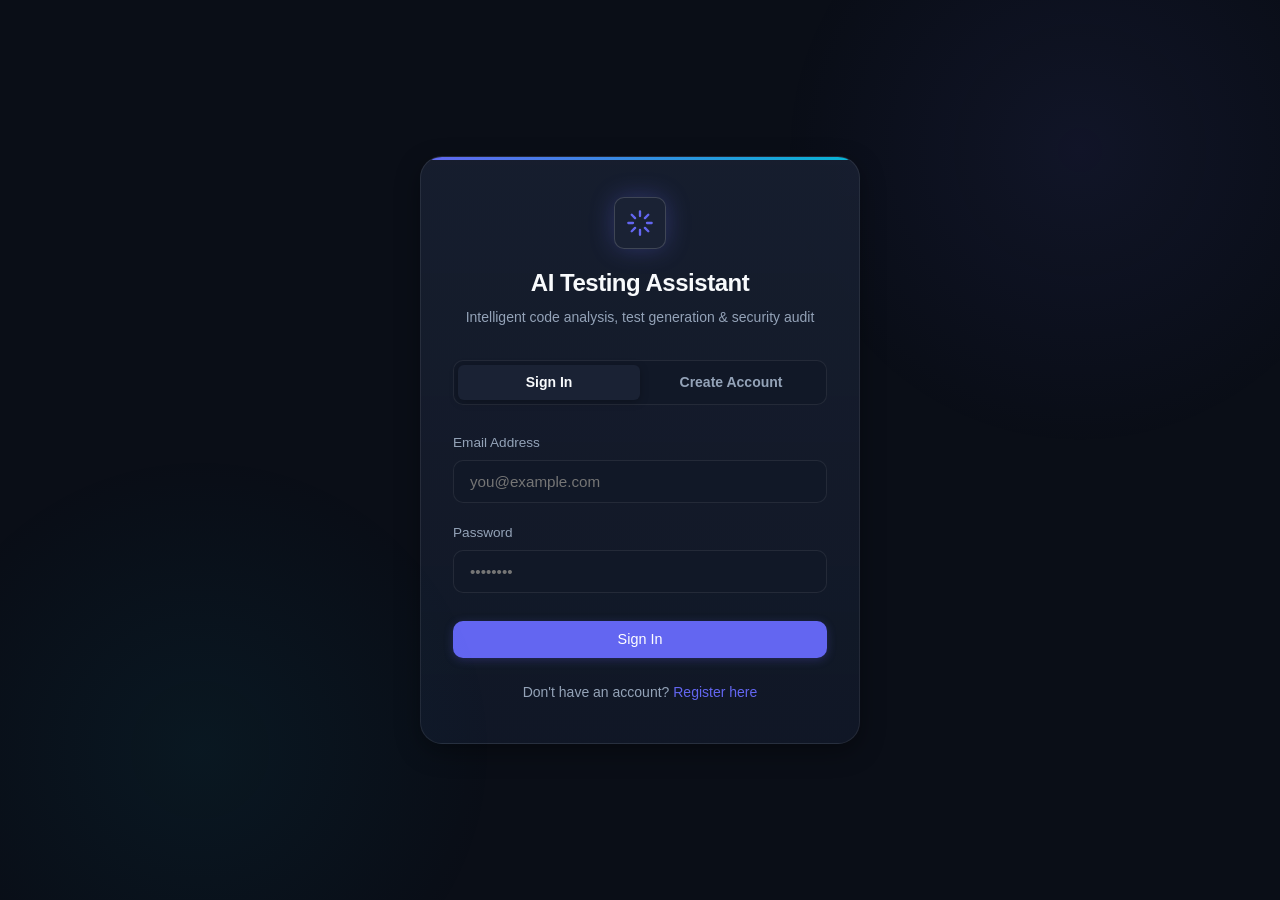
<file: index.html>
<!DOCTYPE html>
<html lang="en">
<head>
  <meta charset="UTF-8">
  <meta name="viewport" content="width=device-width, initial-scale=1.0">
  <title>AI Software Testing Assistant</title>
  <link rel="stylesheet" href="css/common.css">
</head>
<body style="display: flex; align-items: center; justify-content: center; height: 100vh;">
  <div style="text-align: center;">
    <div class="spinner" style="width: 2.5rem; height: 2.5rem; margin-bottom: 1rem; color: var(--primary);"></div>
    <p style="color: var(--text-secondary);">Initializing AI Testing Assistant...</p>
  </div>

  <script src="js/config.js"></script>
  <script src="js/api.js"></script>
  <script src="js/auth.js"></script>
  <script>
    if (Auth.isAuthenticated()) {
      window.location.replace('dashboard.html');
    } else {
      window.location.replace('login.html');
    }
  </script>
</body>
</html>
</file>
<file: css/common.css>
/* ==========================================================================
   AI Testing Assistant - Common Dark Theme Stylesheet
   ========================================================================== */

:root {
  /* Color Palette */
  --bg-base: #0a0e17;
  --bg-surface: #111827;
  --bg-surface-elevated: #1a2234;
  --bg-surface-hover: #222d42;
  --border-subtle: rgba(255, 255, 255, 0.08);
  --border-focus: #6366f1;
  --border-strong: rgba(255, 255, 255, 0.16);

  /* Brand / Accents */
  --primary: #6366f1;
  --primary-hover: #4f46e5;
  --primary-glow: rgba(99, 102, 241, 0.25);
  --accent-cyan: #06b6d4;
  --accent-purple: #a855f7;
  --gradient-primary: linear-gradient(135deg, #6366f1 0%, #06b6d4 100%);
  --gradient-card: linear-gradient(180deg, rgba(26, 34, 52, 0.8) 0%, rgba(17, 24, 39, 0.95) 100%);

  /* Text Colors */
  --text-primary: #f8fafc;
  --text-secondary: #94a3b8;
  --text-muted: #64748b;
  --text-inverse: #090d16;

  /* Status Colors */
  --status-success: #10b981;
  --status-success-bg: rgba(16, 185, 129, 0.12);
  --status-warning: #f59e0b;
  --status-warning-bg: rgba(245, 158, 11, 0.12);
  --status-danger: #ef4444;
  --status-danger-bg: rgba(239, 68, 68, 0.12);
  --status-info: #3b82f6;
  --status-info-bg: rgba(59, 130, 246, 0.12);

  /* Typography & Layout */
  --font-sans: -apple-system, BlinkMacSystemFont, "Segoe UI", Roboto, "Helvetica Neue", Arial, sans-serif;
  --font-mono: ui-monospace, SFMono-Regular, Menlo, Monaco, Consolas, "Liberation Mono", monospace;
  --radius-sm: 6px;
  --radius-md: 10px;
  --radius-lg: 16px;
  --radius-xl: 22px;
  --shadow-sm: 0 2px 8px rgba(0, 0, 0, 0.25);
  --shadow-md: 0 8px 24px rgba(0, 0, 0, 0.35);
  --shadow-glow: 0 0 24px rgba(99, 102, 241, 0.3);
  --transition-fast: 0.15s ease;
  --transition-normal: 0.25s ease;
}

*, *::before, *::after {
  box-sizing: border-box;
  margin: 0;
  padding: 0;
}

body {
  background-color: var(--bg-base);
  color: var(--text-primary);
  font-family: var(--font-sans);
  line-height: 1.5;
  min-height: 100vh;
  display: flex;
  flex-direction: column;
  -webkit-font-smoothing: antialiased;
  -moz-osx-font-smoothing: grayscale;
}

/* Background gradient ambient glow */
body::before {
  content: "";
  position: fixed;
  top: -150px;
  right: -100px;
  width: 600px;
  height: 600px;
  background: radial-gradient(circle, rgba(99, 102, 241, 0.08) 0%, transparent 70%);
  pointer-events: none;
  z-index: 0;
}

body::after {
  content: "";
  position: fixed;
  bottom: -150px;
  left: -100px;
  width: 600px;
  height: 600px;
  background: radial-gradient(circle, rgba(6, 182, 212, 0.06) 0%, transparent 70%);
  pointer-events: none;
  z-index: 0;
}

/* Top Navigation Bar */
.navbar {
  position: sticky;
  top: 0;
  z-index: 50;
  background: rgba(17, 24, 39, 0.85);
  backdrop-filter: blur(12px);
  -webkit-backdrop-filter: blur(12px);
  border-bottom: 1px solid var(--border-subtle);
  padding: 0.85rem 1.75rem;
  display: flex;
  align-items: center;
  justify-content: space-between;
}

.nav-brand {
  display: flex;
  align-items: center;
  gap: 0.75rem;
  font-size: 1.15rem;
  font-weight: 700;
  color: var(--text-primary);
  text-decoration: none;
  letter-spacing: -0.02em;
}

.nav-brand .brand-badge {
  background: var(--gradient-primary);
  -webkit-background-clip: text;
  background-clip: text;
  color: transparent;
  font-weight: 800;
}

.nav-brand svg {
  color: var(--primary);
}

.nav-actions {
  display: flex;
  align-items: center;
  gap: 1rem;
}

.user-badge {
  display: flex;
  align-items: center;
  gap: 0.6rem;
  padding: 0.4rem 0.85rem;
  background: var(--bg-surface-elevated);
  border: 1px solid var(--border-subtle);
  border-radius: var(--radius-xl);
  font-size: 0.875rem;
  color: var(--text-secondary);
}

.user-avatar {
  width: 26px;
  height: 26px;
  border-radius: 50%;
  background: var(--gradient-primary);
  display: flex;
  align-items: center;
  justify-content: center;
  color: #fff;
  font-weight: 600;
  font-size: 0.75rem;
}

/* Main Container */
.container {
  width: 100%;
  max-width: 1200px;
  margin: 0 auto;
  padding: 2rem 1.5rem;
  position: relative;
  z-index: 1;
  flex: 1;
}

/* Cards & Surfaces */
.card {
  background: var(--gradient-card);
  border: 1px solid var(--border-subtle);
  border-radius: var(--radius-lg);
  padding: 1.5rem;
  box-shadow: var(--shadow-sm);
  transition: border-color var(--transition-fast), transform var(--transition-fast);
}

.card:hover {
  border-color: var(--border-strong);
}

.card-title {
  font-size: 1.25rem;
  font-weight: 600;
  color: var(--text-primary);
  margin-bottom: 0.5rem;
}

.card-description {
  font-size: 0.9rem;
  color: var(--text-secondary);
}

/* Buttons */
.btn {
  display: inline-flex;
  align-items: center;
  justify-content: center;
  gap: 0.5rem;
  font-size: 0.9rem;
  font-weight: 500;
  font-family: inherit;
  padding: 0.6rem 1.15rem;
  border-radius: var(--radius-md);
  border: 1px solid transparent;
  cursor: pointer;
  text-decoration: none;
  transition: all var(--transition-fast);
  outline: none;
}

.btn-primary {
  background: var(--primary);
  color: #fff;
  box-shadow: 0 2px 10px var(--primary-glow);
}

.btn-primary:hover {
  background: var(--primary-hover);
  box-shadow: var(--shadow-glow);
  transform: translateY(-1px);
}

.btn-secondary {
  background: var(--bg-surface-elevated);
  border-color: var(--border-subtle);
  color: var(--text-primary);
}

.btn-secondary:hover {
  background: var(--bg-surface-hover);
  border-color: var(--border-strong);
}

.btn-outline {
  background: transparent;
  border-color: var(--border-strong);
  color: var(--text-primary);
}

.btn-outline:hover {
  background: var(--bg-surface-hover);
  border-color: var(--primary);
}

.btn-danger {
  background: var(--status-danger-bg);
  border-color: rgba(239, 68, 68, 0.3);
  color: #fca5a5;
}

.btn-danger:hover {
  background: #dc2626;
  color: #fff;
  border-color: #dc2626;
}

.btn-icon {
  padding: 0.5rem;
  border-radius: var(--radius-sm);
  background: var(--bg-surface-elevated);
  border: 1px solid var(--border-subtle);
  color: var(--text-secondary);
  cursor: pointer;
}

.btn-icon:hover {
  color: var(--text-primary);
  border-color: var(--border-strong);
}

.btn:disabled {
  opacity: 0.5;
  cursor: not-allowed;
  pointer-events: none;
}

/* Badges */
.badge {
  display: inline-flex;
  align-items: center;
  gap: 0.35rem;
  padding: 0.25rem 0.65rem;
  border-radius: var(--radius-xl);
  font-size: 0.75rem;
  font-weight: 600;
  text-transform: uppercase;
  letter-spacing: 0.04em;
}

.badge-success {
  background: var(--status-success-bg);
  color: var(--status-success);
  border: 1px solid rgba(16, 185, 129, 0.3);
}

.badge-warning {
  background: var(--status-warning-bg);
  color: var(--status-warning);
  border: 1px solid rgba(245, 158, 11, 0.3);
}

.badge-danger {
  background: var(--status-danger-bg);
  color: var(--status-danger);
  border: 1px solid rgba(239, 68, 68, 0.3);
}

.badge-info {
  background: var(--status-info-bg);
  color: var(--accent-cyan);
  border: 1px solid rgba(6, 182, 212, 0.3);
}

.badge-neutral {
  background: var(--bg-surface-elevated);
  color: var(--text-secondary);
  border: 1px solid var(--border-subtle);
}

/* Form Controls */
.form-group {
  margin-bottom: 1.25rem;
}

.form-label {
  display: block;
  font-size: 0.85rem;
  font-weight: 500;
  color: var(--text-secondary);
  margin-bottom: 0.4rem;
}

.form-input, .form-select, .form-textarea {
  width: 100%;
  padding: 0.75rem 1rem;
  background: var(--bg-surface);
  border: 1px solid var(--border-subtle);
  border-radius: var(--radius-md);
  color: var(--text-primary);
  font-family: inherit;
  font-size: 0.95rem;
  transition: border-color var(--transition-fast), box-shadow var(--transition-fast);
  outline: none;
}

.form-input:focus, .form-select:focus, .form-textarea:focus {
  border-color: var(--border-focus);
  box-shadow: 0 0 0 3px var(--primary-glow);
}

.form-textarea {
  resize: vertical;
  min-height: 120px;
}

.form-textarea.code-font {
  font-family: var(--font-mono);
  font-size: 0.85rem;
  line-height: 1.5;
  tab-size: 4;
}

/* Tabs */
.tabs-nav {
  display: flex;
  gap: 0.5rem;
  border-bottom: 1px solid var(--border-subtle);
  margin-bottom: 1.5rem;
}

.tab-btn {
  padding: 0.75rem 1.25rem;
  background: transparent;
  border: none;
  border-bottom: 2px solid transparent;
  color: var(--text-secondary);
  font-weight: 500;
  font-size: 0.95rem;
  cursor: pointer;
  display: inline-flex;
  align-items: center;
  gap: 0.5rem;
  transition: all var(--transition-fast);
}

.tab-btn:hover {
  color: var(--text-primary);
}

.tab-btn.active {
  color: var(--primary);
  border-bottom-color: var(--primary);
}

.tab-content {
  display: none;
}

.tab-content.active {
  display: block;
  animation: fadeIn 0.25s ease;
}

@keyframes fadeIn {
  from { opacity: 0; transform: translateY(4px); }
  to { opacity: 1; transform: translateY(0); }
}

/* Modal */
.modal-backdrop {
  position: fixed;
  inset: 0;
  background: rgba(0, 0, 0, 0.75);
  backdrop-filter: blur(4px);
  display: flex;
  align-items: center;
  justify-content: center;
  z-index: 100;
  opacity: 0;
  visibility: hidden;
  transition: all var(--transition-fast);
}

.modal-backdrop.active {
  opacity: 1;
  visibility: visible;
}

.modal-content {
  background: var(--bg-surface);
  border: 1px solid var(--border-strong);
  border-radius: var(--radius-lg);
  width: 100%;
  max-width: 520px;
  padding: 1.75rem;
  box-shadow: var(--shadow-md);
  transform: scale(0.95);
  transition: transform var(--transition-fast);
}

.modal-backdrop.active .modal-content {
  transform: scale(1);
}

.modal-header {
  display: flex;
  align-items: center;
  justify-content: space-between;
  margin-bottom: 1.25rem;
}

.modal-close {
  background: transparent;
  border: none;
  color: var(--text-muted);
  cursor: pointer;
  padding: 0.25rem;
  display: flex;
  align-items: center;
}

.modal-close:hover {
  color: var(--text-primary);
}

/* Toast Notifications */
.toast-container {
  position: fixed;
  bottom: 24px;
  right: 24px;
  z-index: 9999;
  display: flex;
  flex-direction: column;
  gap: 0.75rem;
  pointer-events: none;
}

.toast {
  pointer-events: auto;
  min-width: 280px;
  max-width: 400px;
  padding: 0.9rem 1.15rem;
  border-radius: var(--radius-md);
  background: var(--bg-surface-elevated);
  border: 1px solid var(--border-strong);
  color: var(--text-primary);
  font-size: 0.9rem;
  box-shadow: var(--shadow-md);
  display: flex;
  align-items: center;
  gap: 0.75rem;
  animation: slideUp 0.25s ease;
  transition: opacity 0.2s ease, transform 0.2s ease;
}

.toast.toast-success {
  border-left: 4px solid var(--status-success);
}

.toast.toast-error {
  border-left: 4px solid var(--status-danger);
}

.toast.toast-info {
  border-left: 4px solid var(--status-info);
}

@keyframes slideUp {
  from { opacity: 0; transform: translateY(16px); }
  to { opacity: 1; transform: translateY(0); }
}

/* Spinner Loader */
.spinner {
  width: 1.1rem;
  height: 1.1rem;
  border: 2px solid rgba(255, 255, 255, 0.25);
  border-top-color: currentColor;
  border-radius: 50%;
  animation: spin 0.7s linear infinite;
  display: inline-block;
}

@keyframes spin {
  to { transform: rotate(360deg); }
}

/* Empty State */
.empty-state {
  text-align: center;
  padding: 3rem 1.5rem;
  color: var(--text-muted);
}

.empty-state svg {
  margin-bottom: 1rem;
  opacity: 0.4;
}

.empty-state h3 {
  font-size: 1.1rem;
  color: var(--text-secondary);
  margin-bottom: 0.5rem;
}

/* ==========================================================================
   Markdown Elements Styling (Tables, Lists, Quotes, Formatting)
   ========================================================================== */

/* Bold and Italics */
strong {
  font-weight: 700;
  color: var(--text-primary);
}

em {
  font-style: italic;
  color: #e2e8f0;
}

/* Headings in Markdown */
.doc-preview h1, .doc-preview h2, .doc-preview h3,
.msg-bubble h1, .msg-bubble h2, .msg-bubble h3 {
  color: var(--text-primary);
  margin-top: 1.25rem;
  margin-bottom: 0.5rem;
  font-weight: 700;
}

/* Lists */
.md-list {
  padding-left: 1.5rem;
  margin: 0.75rem 0;
  color: var(--text-secondary);
}

.md-list li {
  margin-bottom: 0.35rem;
  line-height: 1.6;
}

/* Blockquotes */
blockquote {
  border-left: 3px solid var(--primary);
  padding: 0.5rem 1rem;
  margin: 0.75rem 0;
  background: var(--bg-surface-elevated);
  border-radius: 0 var(--radius-sm) var(--radius-sm) 0;
  color: var(--text-secondary);
  font-style: italic;
}

/* Inline Code */
code.inline-code {
  font-family: var(--font-mono);
  font-size: 0.85em;
  background: rgba(99, 102, 241, 0.15);
  color: var(--accent-cyan);
  padding: 0.15rem 0.4rem;
  border-radius: var(--radius-sm);
  border: 1px solid rgba(99, 102, 241, 0.2);
}

/* Code Blocks */
pre code.code-block {
  display: block;
  font-family: var(--font-mono);
  font-size: 0.85rem;
  line-height: 1.6;
  background: var(--bg-base);
  border: 1px solid var(--border-subtle);
  border-radius: var(--radius-md);
  padding: 1rem;
  overflow-x: auto;
  margin: 0.85rem 0;
}

/* Markdown Tables */
.table-responsive {
  width: 100%;
  overflow-x: auto;
  margin: 1rem 0;
}

.md-table {
  width: 100%;
  border-collapse: collapse;
  text-align: left;
  border: 1px solid var(--border-subtle);
  border-radius: var(--radius-md);
  overflow: hidden;
}

.md-table th {
  background: var(--bg-surface-elevated);
  color: var(--text-primary);
  padding: 0.75rem 1rem;
  font-size: 0.85rem;
  font-weight: 600;
  text-transform: uppercase;
  letter-spacing: 0.04em;
  border-bottom: 2px solid var(--border-strong);
}

.md-table td {
  padding: 0.75rem 1rem;
  font-size: 0.9rem;
  color: var(--text-secondary);
  border-bottom: 1px solid var(--border-subtle);
  vertical-align: top;
}

.md-table tr:hover td {
  background: rgba(255, 255, 255, 0.02);
}
</file>
<file: css/chat.css>
/* ==========================================================================
   AI Testing Assistant - Chat with AI Styles
   ========================================================================== */

.chat-layout {
  display: flex;
  flex-direction: column;
  height: calc(100vh - 120px);
  min-height: 540px;
  background: var(--gradient-card);
  border: 1px solid var(--border-subtle);
  border-radius: var(--radius-xl);
  overflow: hidden;
  box-shadow: var(--shadow-md);
}

.chat-header {
  padding: 1.15rem 1.5rem;
  background: var(--bg-surface);
  border-bottom: 1px solid var(--border-subtle);
  display: flex;
  align-items: center;
  justify-content: space-between;
}

.chat-title-group {
  display: flex;
  align-items: center;
  gap: 0.75rem;
}

.chat-bot-avatar {
  width: 38px;
  height: 38px;
  border-radius: 50%;
  background: var(--gradient-primary);
  display: flex;
  align-items: center;
  justify-content: center;
  color: #fff;
}

.chat-body {
  flex: 1;
  overflow-y: auto;
  padding: 1.5rem;
  display: flex;
  flex-direction: column;
  gap: 1.25rem;
  scroll-behavior: smooth;
}

/* Message Bubbles */
.message-row {
  display: flex;
  gap: 0.85rem;
  max-width: 82%;
}

.message-row.user-message {
  align-self: flex-end;
  flex-direction: row-reverse;
}

.message-row.assistant-message {
  align-self: flex-start;
}

.msg-avatar {
  width: 32px;
  height: 32px;
  border-radius: 50%;
  flex-shrink: 0;
  display: flex;
  align-items: center;
  justify-content: center;
  font-size: 0.75rem;
  font-weight: 700;
}

.user-message .msg-avatar {
  background: var(--bg-surface-elevated);
  border: 1px solid var(--border-subtle);
  color: var(--text-primary);
}

.assistant-message .msg-avatar {
  background: var(--gradient-primary);
  color: #fff;
}

.msg-bubble {
  padding: 0.9rem 1.2rem;
  border-radius: var(--radius-lg);
  font-size: 0.92rem;
  line-height: 1.6;
}

.user-message .msg-bubble {
  background: var(--primary);
  color: #fff;
  border-bottom-right-radius: 4px;
}

.assistant-message .msg-bubble {
  background: var(--bg-surface-elevated);
  border: 1px solid var(--border-subtle);
  color: var(--text-primary);
  border-bottom-left-radius: 4px;
}

.msg-time {
  font-size: 0.7rem;
  color: var(--text-muted);
  margin-top: 0.35rem;
}

.user-message .msg-time {
  text-align: right;
  color: rgba(255, 255, 255, 0.7);
}

/* Chat Input Bar */
.chat-footer {
  padding: 1rem 1.5rem;
  background: var(--bg-surface);
  border-top: 1px solid var(--border-subtle);
}

.chat-input-form {
  display: flex;
  align-items: center;
  gap: 0.75rem;
}

.chat-input-field {
  flex: 1;
  padding: 0.8rem 1.15rem;
  background: var(--bg-base);
  border: 1px solid var(--border-strong);
  border-radius: var(--radius-xl);
  color: var(--text-primary);
  font-family: inherit;
  font-size: 0.92rem;
  outline: none;
  transition: border-color var(--transition-fast);
}

.chat-input-field:focus {
  border-color: var(--primary);
  box-shadow: 0 0 0 3px var(--primary-glow);
}

.chat-send-btn {
  width: 44px;
  height: 44px;
  border-radius: 50%;
  padding: 0;
  display: flex;
  align-items: center;
  justify-content: center;
  flex-shrink: 0;
}

/* Typing Indicator */
.typing-bubble {
  display: flex;
  align-items: center;
  gap: 5px;
  padding: 0.75rem 1rem;
}

.typing-dot {
  width: 7px;
  height: 7px;
  background: var(--text-muted);
  border-radius: 50%;
  animation: pulseDot 1.2s infinite ease-in-out;
}

.typing-dot:nth-child(2) { animation-delay: 0.2s; }
.typing-dot:nth-child(3) { animation-delay: 0.4s; }

@keyframes pulseDot {
  0%, 100% { opacity: 0.3; transform: scale(0.8); }
  50% { opacity: 1; transform: scale(1.1); }
}
</file>
<file: css/dashboard.css>
/* ==========================================================================
   AI Testing Assistant - Dashboard Styles
   ========================================================================== */

.dashboard-header {
  display: flex;
  align-items: center;
  justify-content: space-between;
  margin-bottom: 2rem;
  flex-wrap: wrap;
  gap: 1rem;
}

.dashboard-title-area h1 {
  font-size: 1.75rem;
  font-weight: 700;
  letter-spacing: -0.02em;
  color: var(--text-primary);
}

.dashboard-title-area p {
  color: var(--text-secondary);
  font-size: 0.95rem;
  margin-top: 0.2rem;
}

/* Stats Row */
.stats-grid {
  display: grid;
  grid-template-columns: repeat(auto-fit, minmax(220px, 1fr));
  gap: 1.25rem;
  margin-bottom: 2.5rem;
}

.stat-card {
  background: var(--bg-surface);
  border: 1px solid var(--border-subtle);
  border-radius: var(--radius-lg);
  padding: 1.25rem 1.5rem;
  display: flex;
  align-items: center;
  gap: 1.25rem;
}

.stat-icon {
  width: 46px;
  height: 46px;
  border-radius: var(--radius-md);
  display: flex;
  align-items: center;
  justify-content: center;
  background: var(--bg-surface-elevated);
  color: var(--primary);
}

.stat-info .stat-value {
  font-size: 1.5rem;
  font-weight: 700;
  color: var(--text-primary);
  line-height: 1.2;
}

.stat-info .stat-label {
  font-size: 0.8rem;
  color: var(--text-secondary);
  text-transform: uppercase;
  letter-spacing: 0.05em;
}

/* Projects Section Header */
.projects-header {
  display: flex;
  align-items: center;
  justify-content: space-between;
  margin-bottom: 1.5rem;
  flex-wrap: wrap;
  gap: 1rem;
}

.projects-header h2 {
  font-size: 1.3rem;
  font-weight: 600;
}

.search-bar {
  display: flex;
  align-items: center;
  background: var(--bg-surface);
  border: 1px solid var(--border-subtle);
  border-radius: var(--radius-md);
  padding: 0.4rem 0.85rem;
  gap: 0.5rem;
  width: 260px;
}

.search-bar input {
  background: transparent;
  border: none;
  color: var(--text-primary);
  font-family: inherit;
  font-size: 0.875rem;
  outline: none;
  width: 100%;
}

/* Projects Grid */
.projects-grid {
  display: grid;
  grid-template-columns: repeat(auto-fill, minmax(340px, 1fr));
  gap: 1.5rem;
}

.project-card {
  background: var(--gradient-card);
  border: 1px solid var(--border-subtle);
  border-radius: var(--radius-lg);
  padding: 1.5rem;
  display: flex;
  flex-direction: column;
  justify-content: space-between;
  transition: all var(--transition-normal);
  position: relative;
}

.project-card:hover {
  border-color: var(--border-strong);
  transform: translateY(-2px);
  box-shadow: var(--shadow-md);
}

.project-card-header {
  display: flex;
  align-items: flex-start;
  justify-content: space-between;
  margin-bottom: 0.85rem;
}

.project-name {
  font-size: 1.15rem;
  font-weight: 600;
  color: var(--text-primary);
  display: flex;
  align-items: center;
  gap: 0.5rem;
}

.project-desc {
  font-size: 0.875rem;
  color: var(--text-secondary);
  margin-bottom: 1.25rem;
  line-height: 1.4;
  flex: 1;
  display: -webkit-box;
  -webkit-line-clamp: 2;
  -webkit-box-orient: vertical;
  overflow: hidden;
}

.project-meta {
  display: flex;
  align-items: center;
  justify-content: space-between;
  padding-top: 1rem;
  border-top: 1px solid var(--border-subtle);
  margin-bottom: 1.25rem;
  font-size: 0.8rem;
  color: var(--text-muted);
}

.project-actions {
  display: flex;
  align-items: center;
  gap: 0.75rem;
}

.project-actions .btn-main {
  flex: 1;
}

.project-menu-btn {
  padding: 0.5rem;
  background: transparent;
  border: none;
  color: var(--text-muted);
  cursor: pointer;
  border-radius: var(--radius-sm);
}

.project-menu-btn:hover {
  color: var(--text-primary);
  background: var(--bg-surface-elevated);
}
</file>
<file: css/files.css>
/* ==========================================================================
   AI Testing Assistant - Files to Analyze Page Styles
   ========================================================================== */

.files-header {
  display: flex;
  align-items: center;
  justify-content: space-between;
  margin-bottom: 2rem;
  flex-wrap: wrap;
  gap: 1rem;
}

.files-title-group h1 {
  font-size: 1.75rem;
  font-weight: 700;
  color: var(--text-primary);
}

.files-title-group p {
  color: var(--text-secondary);
  font-size: 0.95rem;
  margin-top: 0.2rem;
}

.files-actions-group {
  display: flex;
  align-items: center;
  gap: 0.75rem;
  flex-wrap: wrap;
}

/* Project Analysis Banner */
.project-analysis-banner {
  background: linear-gradient(135deg, rgba(99, 102, 241, 0.15) 0%, rgba(6, 182, 212, 0.15) 100%);
  border: 1px solid rgba(99, 102, 241, 0.3);
  border-radius: var(--radius-lg);
  padding: 1.25rem 1.5rem;
  margin-bottom: 2rem;
  display: flex;
  align-items: center;
  justify-content: space-between;
  flex-wrap: wrap;
  gap: 1rem;
}

.banner-content {
  display: flex;
  align-items: center;
  gap: 1rem;
}

.banner-icon {
  width: 44px;
  height: 44px;
  border-radius: var(--radius-md);
  background: var(--gradient-primary);
  display: flex;
  align-items: center;
  justify-content: center;
  color: #fff;
  flex-shrink: 0;
}

.banner-text h3 {
  font-size: 1.05rem;
  font-weight: 600;
  color: var(--text-primary);
}

.banner-text p {
  font-size: 0.85rem;
  color: var(--text-secondary);
}

/* Files Table Container */
.files-card {
  background: var(--gradient-card);
  border: 1px solid var(--border-subtle);
  border-radius: var(--radius-xl);
  overflow: hidden;
  box-shadow: var(--shadow-sm);
}

.files-toolbar {
  display: flex;
  align-items: center;
  justify-content: space-between;
  padding: 1.25rem 1.5rem;
  border-bottom: 1px solid var(--border-subtle);
  background: var(--bg-surface);
  flex-wrap: wrap;
  gap: 1rem;
}

.files-count-badge {
  font-size: 0.9rem;
  font-weight: 600;
  color: var(--text-secondary);
}

.table-responsive {
  width: 100%;
  overflow-x: auto;
}

.files-table {
  width: 100%;
  border-collapse: collapse;
  text-align: left;
}

.files-table th {
  padding: 0.9rem 1.25rem;
  font-size: 0.8rem;
  font-weight: 600;
  color: var(--text-muted);
  text-transform: uppercase;
  letter-spacing: 0.05em;
  background: var(--bg-surface);
  border-bottom: 1px solid var(--border-subtle);
}

.files-table td {
  padding: 1rem 1.25rem;
  font-size: 0.9rem;
  color: var(--text-secondary);
  border-bottom: 1px solid var(--border-subtle);
  vertical-align: middle;
}

.files-table tr:hover td {
  background: rgba(255, 255, 255, 0.02);
}

.file-name-cell {
  display: flex;
  align-items: center;
  gap: 0.75rem;
  color: var(--text-primary);
  font-family: var(--font-mono);
  font-size: 0.875rem;
  font-weight: 500;
}

.file-name-cell svg {
  color: var(--primary);
  flex-shrink: 0;
}
/* 1. Style the wrapper div to hold the icon and input together */
.search-bar {
  display: flex;
  align-items: center;
  background: var(--bg-surface);
  border: 1px solid var(--border-subtle);
  border-radius: var(--radius-md);
  padding: 0.4rem 0.85rem;
  gap: 0.5rem;
  width: 260px;
}

/* 2. Style the actual input inside it to blend seamlessly */
.search-bar input {
  border: none;
  background: transparent;
  outline: none;
  width: 100%;
  color: var(--text-primary);
  font-size: 0.9rem;
}
</file>
<file: css/login.css>
/* ==========================================================================
   AI Testing Assistant - Login & Register Styles
   ========================================================================== */

.auth-wrapper {
  min-height: 100vh;
  display: flex;
  align-items: center;
  justify-content: center;
  padding: 2rem 1rem;
}

.auth-card {
  width: 100%;
  max-width: 440px;
  background: var(--gradient-card);
  border: 1px solid var(--border-subtle);
  border-radius: var(--radius-xl);
  padding: 2.5rem 2rem;
  box-shadow: var(--shadow-md);
  position: relative;
  overflow: hidden;
}

.auth-card::before {
  content: "";
  position: absolute;
  top: 0;
  left: 0;
  right: 0;
  height: 3px;
  background: var(--gradient-primary);
}

.auth-brand {
  text-align: center;
  margin-bottom: 2rem;
}

.auth-logo-icon {
  width: 52px;
  height: 52px;
  margin: 0 auto 1rem;
  background: var(--bg-surface-elevated);
  border: 1px solid var(--border-strong);
  border-radius: var(--radius-md);
  display: flex;
  align-items: center;
  justify-content: center;
  color: var(--primary);
  box-shadow: var(--shadow-glow);
}

.auth-title {
  font-size: 1.5rem;
  font-weight: 700;
  color: var(--text-primary);
  margin-bottom: 0.35rem;
  letter-spacing: -0.02em;
}

.auth-subtitle {
  font-size: 0.875rem;
  color: var(--text-secondary);
}

/* Auth Switcher Tabs */
.auth-tabs {
  display: flex;
  background: var(--bg-surface);
  border: 1px solid var(--border-subtle);
  border-radius: var(--radius-md);
  padding: 4px;
  margin-bottom: 1.75rem;
}

.auth-tab-btn {
  flex: 1;
  padding: 0.6rem 0;
  font-size: 0.875rem;
  font-weight: 600;
  color: var(--text-secondary);
  background: transparent;
  border: none;
  border-radius: var(--radius-sm);
  cursor: pointer;
  transition: all var(--transition-fast);
}

.auth-tab-btn.active {
  background: var(--bg-surface-elevated);
  color: var(--text-primary);
  box-shadow: var(--shadow-sm);
}

.auth-form {
  display: none;
}

.auth-form.active {
  display: block;
  animation: fadeIn 0.25s ease;
}

.auth-footer {
  text-align: center;
  margin-top: 1.5rem;
  font-size: 0.875rem;
  color: var(--text-secondary);
}

.auth-footer a {
  color: var(--primary);
  text-decoration: none;
  font-weight: 500;
  cursor: pointer;
}

.auth-footer a:hover {
  text-decoration: underline;
}
</file>
<file: css/report.css>
/* ==========================================================================
   AI Testing Assistant - Report Page Styles
   ========================================================================== */

.report-header {
  display: flex;
  align-items: flex-start;
  justify-content: space-between;
  margin-bottom: 2rem;
  flex-wrap: wrap;
  gap: 1.25rem;
}

.report-title-area h1 {
  font-size: 1.75rem;
  font-weight: 700;
  letter-spacing: -0.02em;
  color: var(--text-primary);
  display: flex;
  align-items: center;
  gap: 0.75rem;
}

.report-title-area p {
  color: var(--text-secondary);
  font-size: 0.95rem;
  margin-top: 0.25rem;
}

.report-actions {
  display: flex;
  align-items: center;
  gap: 0.75rem;
  flex-wrap: wrap;
}

/* Download Dropdown */
.dropdown {
  position: relative;
  display: inline-block;
}

.dropdown-menu {
  position: absolute;
  top: 100%;
  right: 0;
  margin-top: 0.5rem;
  background: var(--bg-surface-elevated);
  border: 1px solid var(--border-strong);
  border-radius: var(--radius-md);
  min-width: 180px;
  box-shadow: var(--shadow-md);
  z-index: 60;
  display: none;
  overflow: hidden;
}

.dropdown-menu.show {
  display: block;
  animation: fadeIn 0.15s ease;
}

.dropdown-item {
  display: flex;
  align-items: center;
  gap: 0.6rem;
  width: 100%;
  padding: 0.65rem 1rem;
  background: transparent;
  border: none;
  color: var(--text-primary);
  font-size: 0.85rem;
  font-family: inherit;
  text-align: left;
  cursor: pointer;
  transition: background var(--transition-fast);
}

.dropdown-item:hover {
  background: var(--bg-surface-hover);
  color: var(--primary);
}

/* KPI Score Grid */
.kpi-grid {
  display: grid;
  grid-template-columns: repeat(auto-fit, minmax(220px, 1fr));
  gap: 1.25rem;
  margin-bottom: 2rem;
}

.kpi-card {
  background: var(--gradient-card);
  border: 1px solid var(--border-subtle);
  border-radius: var(--radius-lg);
  padding: 1.25rem 1.5rem;
  display: flex;
  align-items: center;
  gap: 1rem;
}

.kpi-score-badge {
  font-size: 1.75rem;
  font-weight: 800;
  line-height: 1;
}

.kpi-label {
  font-size: 0.8rem;
  color: var(--text-muted);
  text-transform: uppercase;
  letter-spacing: 0.05em;
  margin-bottom: 0.25rem;
}

/* Tab Panels */
.report-content-card {
  background: var(--gradient-card);
  border: 1px solid var(--border-subtle);
  border-radius: var(--radius-xl);
  padding: 2rem;
  box-shadow: var(--shadow-sm);
}

.section-box {
  background: var(--bg-surface);
  border: 1px solid var(--border-subtle);
  border-radius: var(--radius-md);
  padding: 1.5rem;
  margin-bottom: 1.5rem;
}

.section-box h3 {
  font-size: 1.1rem;
  font-weight: 600;
  color: var(--text-primary);
  margin-bottom: 0.75rem;
  display: flex;
  align-items: center;
  gap: 0.5rem;
}

.explanation-text {
  font-size: 0.95rem;
  color: var(--text-secondary);
  line-height: 1.7;
  white-space: pre-wrap;
}

/* Test Cases Table */
.test-cases-table {
  width: 100%;
  border-collapse: collapse;
  margin-top: 1rem;
}

.test-cases-table th {
  padding: 0.75rem 1rem;
  font-size: 0.8rem;
  font-weight: 600;
  color: var(--text-muted);
  text-transform: uppercase;
  background: var(--bg-surface-elevated);
  border-bottom: 1px solid var(--border-subtle);
  text-align: left;
}

.test-cases-table td {
  padding: 0.9rem 1rem;
  font-size: 0.875rem;
  color: var(--text-secondary);
  border-bottom: 1px solid var(--border-subtle);
  vertical-align: top;
}

.test-code-badge {
  font-family: var(--font-mono);
  font-weight: 700;
  color: var(--primary);
  background: var(--primary-glow);
  padding: 0.2rem 0.5rem;
  border-radius: var(--radius-sm);
  font-size: 0.8rem;
}

/* Security Cards */
.security-alert-box {
  border-left: 4px solid var(--status-danger);
  background: rgba(239, 68, 68, 0.05);
  padding: 1.25rem 1.5rem;
  border-radius: 0 var(--radius-md) var(--radius-md) 0;
  margin-bottom: 1.25rem;
}

.security-alert-box.severity-Low {
  border-left-color: var(--status-info);
  background: rgba(59, 130, 246, 0.05);
}

.security-alert-box.severity-Medium {
  border-left-color: var(--status-warning);
  background: rgba(245, 158, 11, 0.05);
}

.security-alert-box.severity-High, .security-alert-box.severity-Critical {
  border-left-color: var(--status-danger);
  background: rgba(239, 68, 68, 0.08);
}

/* Documentation Markdown Preview */
.doc-preview {
  background: var(--bg-surface);
  border: 1px solid var(--border-subtle);
  border-radius: var(--radius-md);
  padding: 2rem;
  font-size: 0.95rem;
  color: var(--text-secondary);
  line-height: 1.7;
}

.doc-preview h1, .doc-preview h2, .doc-preview h3 {
  color: var(--text-primary);
  margin-top: 1.5rem;
  margin-bottom: 0.75rem;
}

.doc-preview h1:first-child {
  margin-top: 0;
}

.doc-preview pre {
  background: var(--bg-base);
  border: 1px solid var(--border-subtle);
  border-radius: var(--radius-md);
  padding: 1rem;
  overflow-x: auto;
  font-family: var(--font-mono);
  font-size: 0.85rem;
  margin: 1rem 0;
}

.doc-preview code {
  font-family: var(--font-mono);
  color: var(--accent-cyan);
  background: rgba(6, 182, 212, 0.1);
  padding: 0.15rem 0.35rem;
  border-radius: var(--radius-sm);
  font-size: 0.85rem;
}

.doc-preview table {
  width: 100%;
  border-collapse: collapse;
  margin: 1.25rem 0;
}

.doc-preview th, .doc-preview td {
  padding: 0.6rem 0.9rem;
  border: 1px solid var(--border-subtle);
  text-align: left;
}

.doc-preview th {
  background: var(--bg-surface-elevated);
  color: var(--text-primary);
}
</file>
<file: css/upload.css>
/* ==========================================================================
   AI Testing Assistant - Upload Page Styles
   ========================================================================== */

.upload-header {
  margin-bottom: 2rem;
}

.upload-nav-back {
  display: inline-flex;
  align-items: center;
  gap: 0.5rem;
  color: var(--text-secondary);
  text-decoration: none;
  font-size: 0.9rem;
  margin-bottom: 1rem;
  transition: color var(--transition-fast);
}

.upload-nav-back:hover {
  color: var(--primary);
}

.upload-card {
  background: var(--gradient-card);
  border: 1px solid var(--border-subtle);
  border-radius: var(--radius-xl);
  padding: 2rem;
  box-shadow: var(--shadow-md);
}

/* Dropzone Styles */
.dropzone {
  border: 2px dashed var(--border-strong);
  border-radius: var(--radius-lg);
  padding: 3rem 2rem;
  text-align: center;
  background: var(--bg-surface);
  cursor: pointer;
  transition: all var(--transition-fast);
  position: relative;
}

.dropzone:hover, .dropzone.dragover {
  border-color: var(--primary);
  background: var(--bg-surface-elevated);
  box-shadow: 0 0 20px rgba(99, 102, 241, 0.15);
}

.dropzone-icon {
  width: 56px;
  height: 56px;
  margin: 0 auto 1rem;
  color: var(--primary);
  background: var(--bg-surface-elevated);
  border-radius: 50%;
  display: flex;
  align-items: center;
  justify-content: center;
}

.dropzone-text {
  font-size: 1.05rem;
  font-weight: 600;
  color: var(--text-primary);
  margin-bottom: 0.35rem;
}

.dropzone-hint {
  font-size: 0.85rem;
  color: var(--text-muted);
}

.file-selected-badge {
  margin-top: 1rem;
  display: inline-flex;
  align-items: center;
  gap: 0.5rem;
  background: var(--bg-surface-elevated);
  border: 1px solid var(--border-strong);
  padding: 0.5rem 1rem;
  border-radius: var(--radius-md);
  font-size: 0.9rem;
  color: var(--accent-cyan);
}

.hidden-file-input {
  display: none;
}

.code-editor-wrapper {
  background: var(--bg-surface);
  border: 1px solid var(--border-subtle);
  border-radius: var(--radius-md);
  overflow: hidden;
}

.code-editor-header {
  display: flex;
  align-items: center;
  justify-content: space-between;
  padding: 0.6rem 1rem;
  background: var(--bg-surface-elevated);
  border-bottom: 1px solid var(--border-subtle);
}

.code-editor-wrapper textarea {
  width: 100%;
  min-height: 280px;
  padding: 1rem;
  background: transparent;
  border: none;
  outline: none;
  color: var(--text-primary);
  font-family: var(--font-mono);
  font-size: 0.9rem;
  line-height: 1.6;
}
</file>
